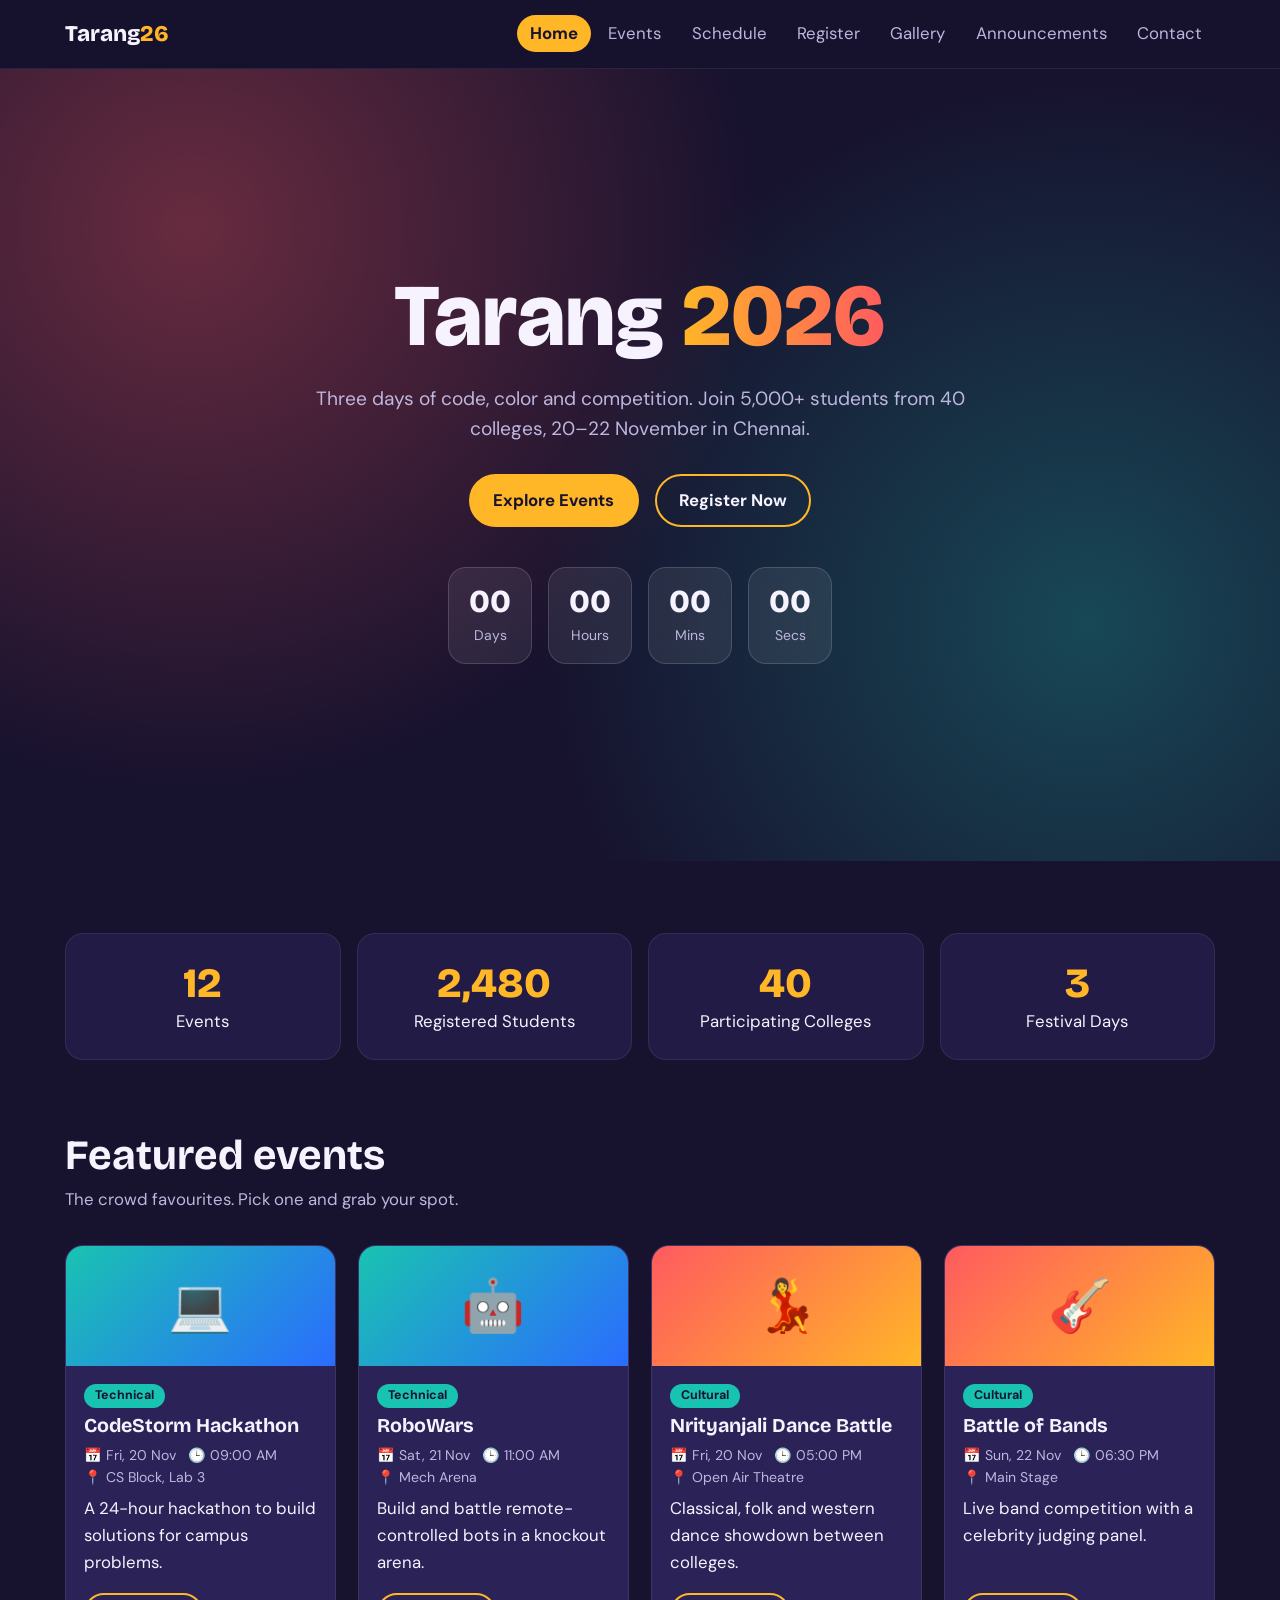
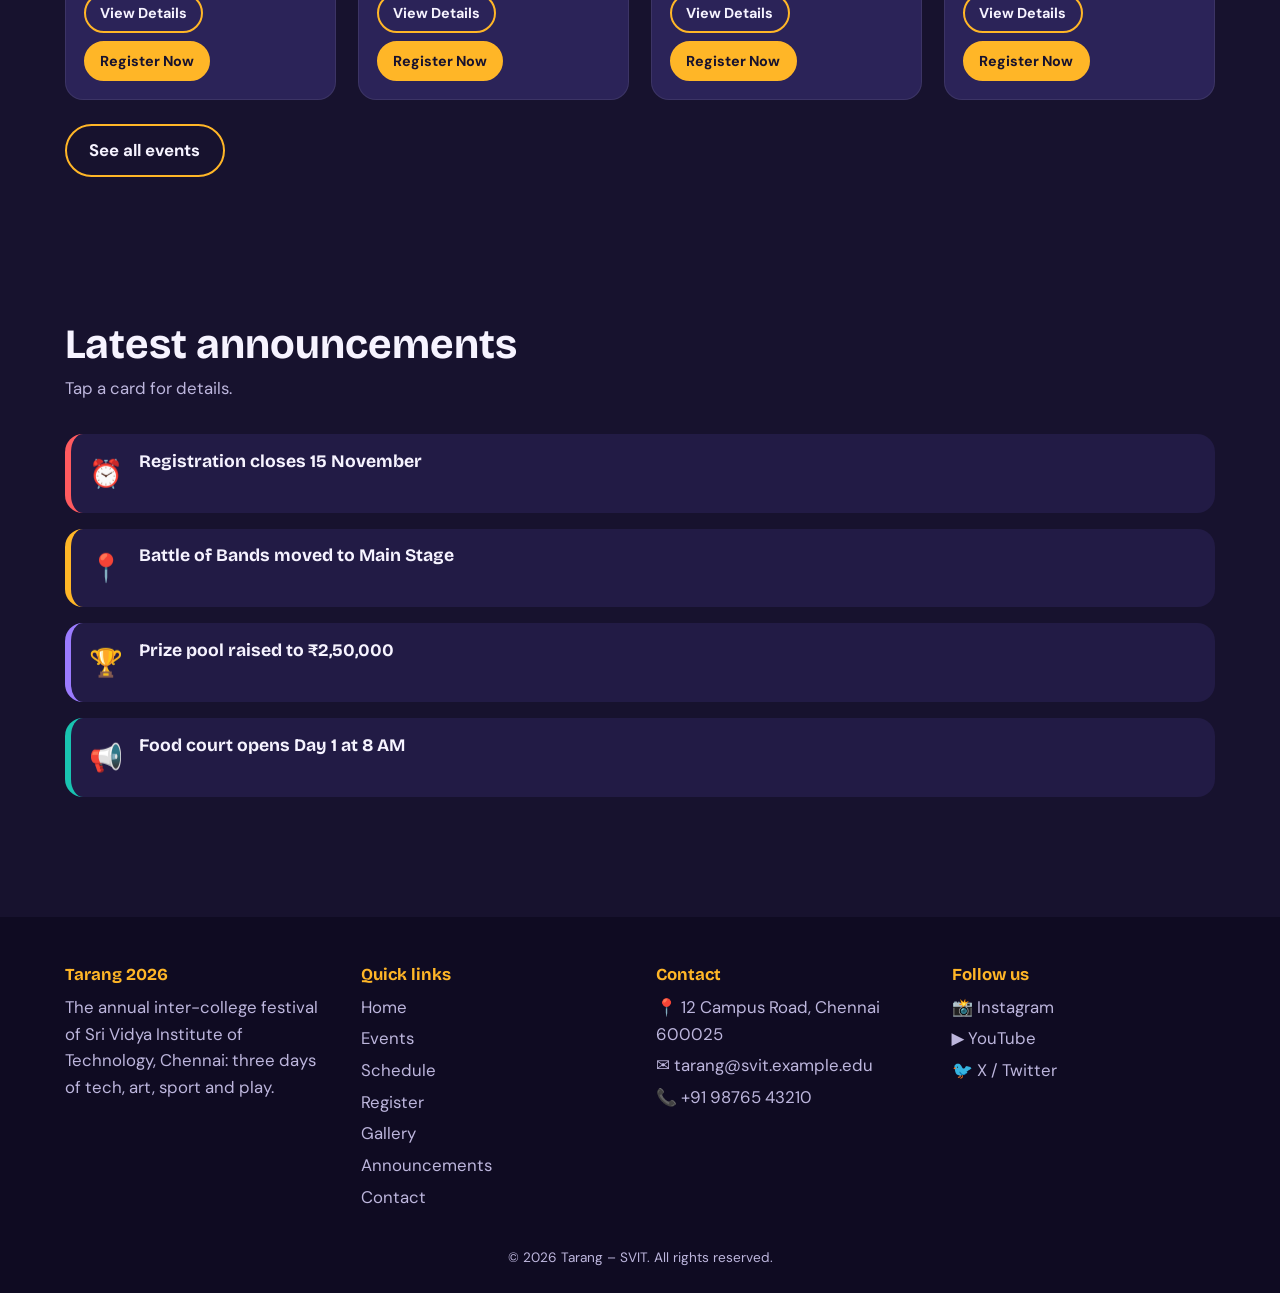
<file: college-event-portal/index.html>
<!DOCTYPE html>
<html lang="en"><head><meta charset="UTF-8"><meta name="viewport" content="width=device-width,initial-scale=1">
<title>Home | Tarang 2026</title><meta name="description" content="Tarang 2026 – inter-college festival event portal.">
<link rel="preconnect" href="https://fonts.googleapis.com"><link href="https://fonts.googleapis.com/css2?family=Bricolage+Grotesque:wght@600;800&family=DM+Sans:wght@400;600;700&display=swap" rel="stylesheet">
<link rel="stylesheet" href="css/style.css"></head><body>
<div id="siteHeader"></div>
<main>
<section class="hero"><div class="wrap">
 <h1>Tarang <em>2026</em></h1>
 <p>Three days of code, color and competition. Join 5,000+ students from 40 colleges, 20–22 November in Chennai.</p>
 <div class="btns"><a class="btn primary" href="events.html">Explore Events</a><a class="btn ghost" href="register.html">Register Now</a></div>
 <div class="count" id="countdown" aria-live="off"></div></div></section>
<section><div class="wrap"><div class="stats">
 <div><b>12</b>Events</div><div><b>2,480</b>Registered Students</div><div><b>40</b>Participating Colleges</div><div><b>3</b>Festival Days</div></div></div></section>
<section style="padding-top:0"><div class="wrap"><h2>Featured events</h2><p class="sub">The crowd favourites. Pick one and grab your spot.</p>
 <div class="grid" id="featuredGrid"></div><p style="margin-top:1.5rem"><a class="btn ghost" href="events.html">See all events</a></p></div></section>
<section id="announcements-section"><a id="ann-anchor"></a><div class="wrap"><h2>Latest announcements</h2><p class="sub">Tap a card for details.</p><div id="announcements"></div></div></section>
</main>
<div id="siteFooter"></div>
<button id="top" aria-label="Back to top">↑</button>
<script src="js/events.js"></script><script src="js/script.js"></script>
</body></html>
</file>
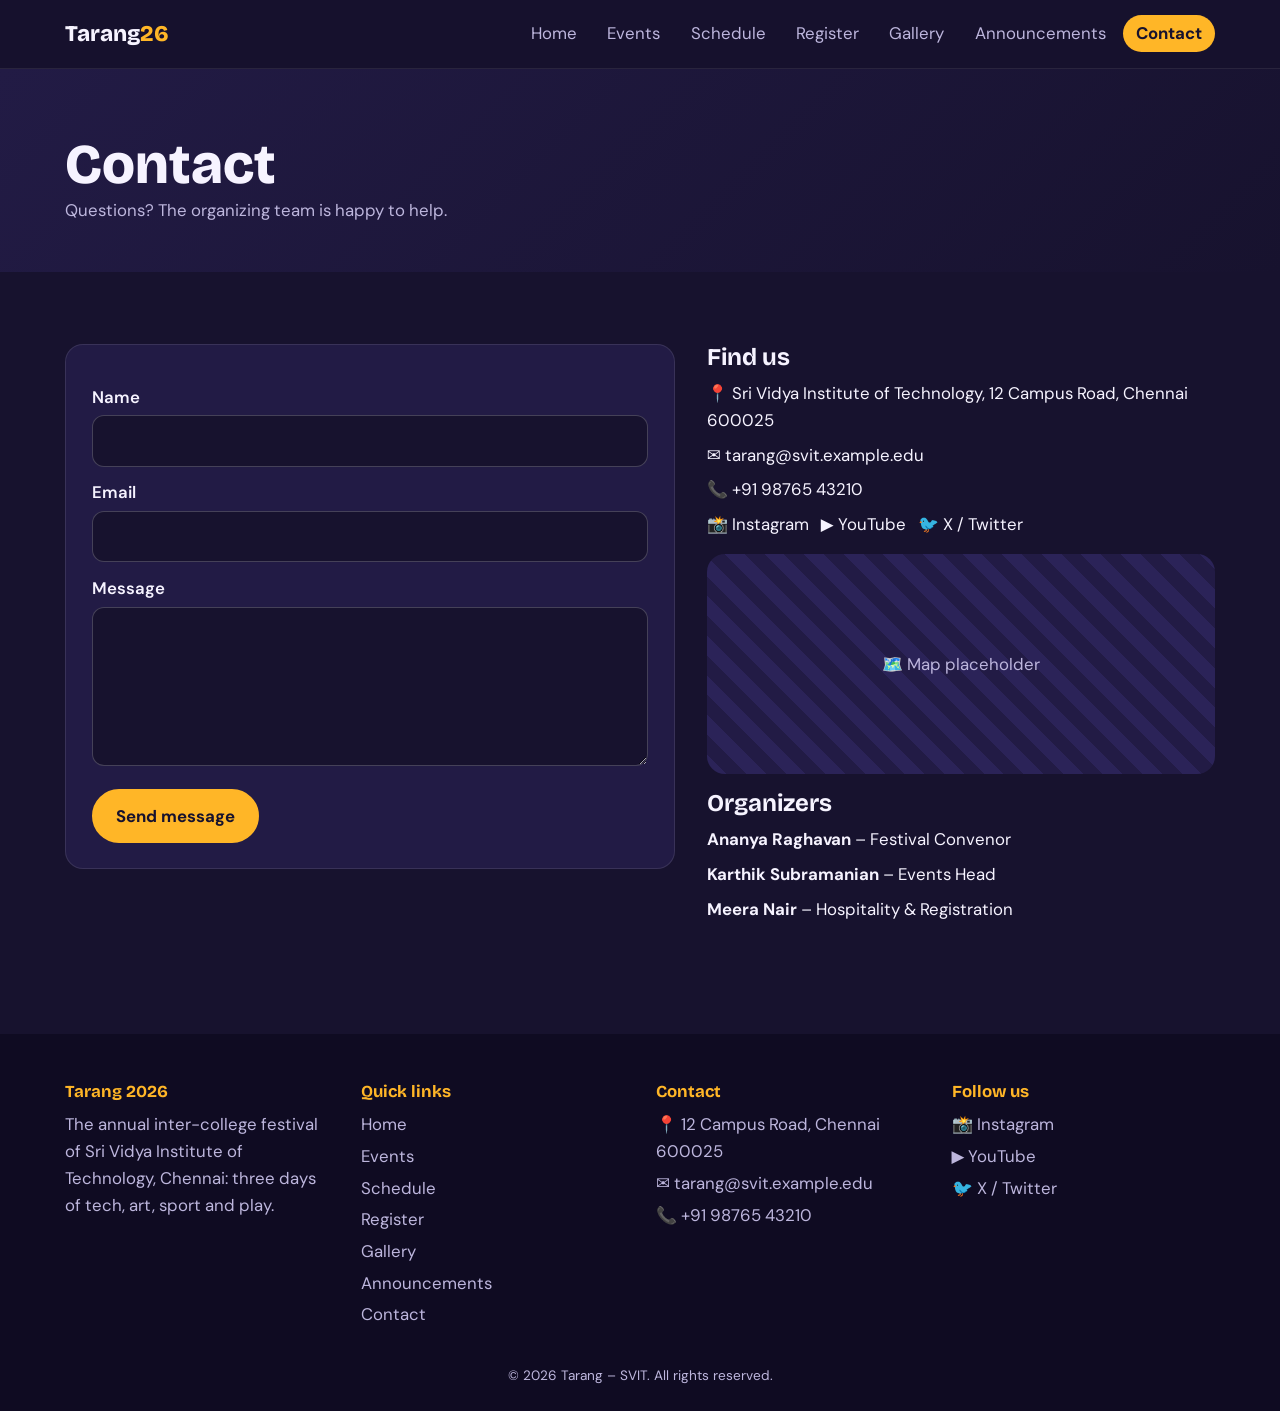
<file: college-event-portal/contact.html>
<!DOCTYPE html>
<html lang="en"><head><meta charset="UTF-8"><meta name="viewport" content="width=device-width,initial-scale=1">
<title>Contact | Tarang 2026</title><meta name="description" content="Tarang 2026 – inter-college festival event portal.">
<link rel="preconnect" href="https://fonts.googleapis.com"><link href="https://fonts.googleapis.com/css2?family=Bricolage+Grotesque:wght@600;800&family=DM+Sans:wght@400;600;700&display=swap" rel="stylesheet">
<link rel="stylesheet" href="css/style.css"></head><body>
<div id="siteHeader"></div>
<main>
<header class="page-head"><div class="wrap"><h1 style="font-size:clamp(2rem,6vw,3.5rem)">Contact</h1><p class="sub">Questions? The organizing team is happy to help.</p></div></header>
<section><div class="wrap two"><div>
 <form id="contactForm" novalidate><label for="cn">Name</label><input id="cn" required><label for="ce">Email</label><input id="ce" type="email" required><label for="cm">Message</label><textarea id="cm" rows="5" required></textarea><p style="margin-top:1rem"><button class="btn primary" type="submit">Send message</button></p></form>
 <div class="ok" id="contactMsg" role="status"></div></div>
<div><h2 style="font-size:1.5rem">Find us</h2>
 <ul class="plain"><li>📍 Sri Vidya Institute of Technology, 12 Campus Road, Chennai 600025</li><li>✉️ tarang@svit.example.edu</li><li>📞 +91 98765 43210</li><li>📸 Instagram &nbsp; ▶️ YouTube &nbsp; 🐦 X / Twitter</li></ul>
 <div class="mapbox">🗺️ Map placeholder</div>
 <h2 style="font-size:1.5rem">Organizers</h2>
 <ul class="plain"><li><b>Ananya Raghavan</b> – Festival Convenor</li><li><b>Karthik Subramanian</b> – Events Head</li><li><b>Meera Nair</b> – Hospitality &amp; Registration</li></ul></div></div></section>
</main>
<div id="siteFooter"></div>
<button id="top" aria-label="Back to top">↑</button>
<script src="js/events.js"></script><script src="js/script.js"></script>
</body></html>
</file>
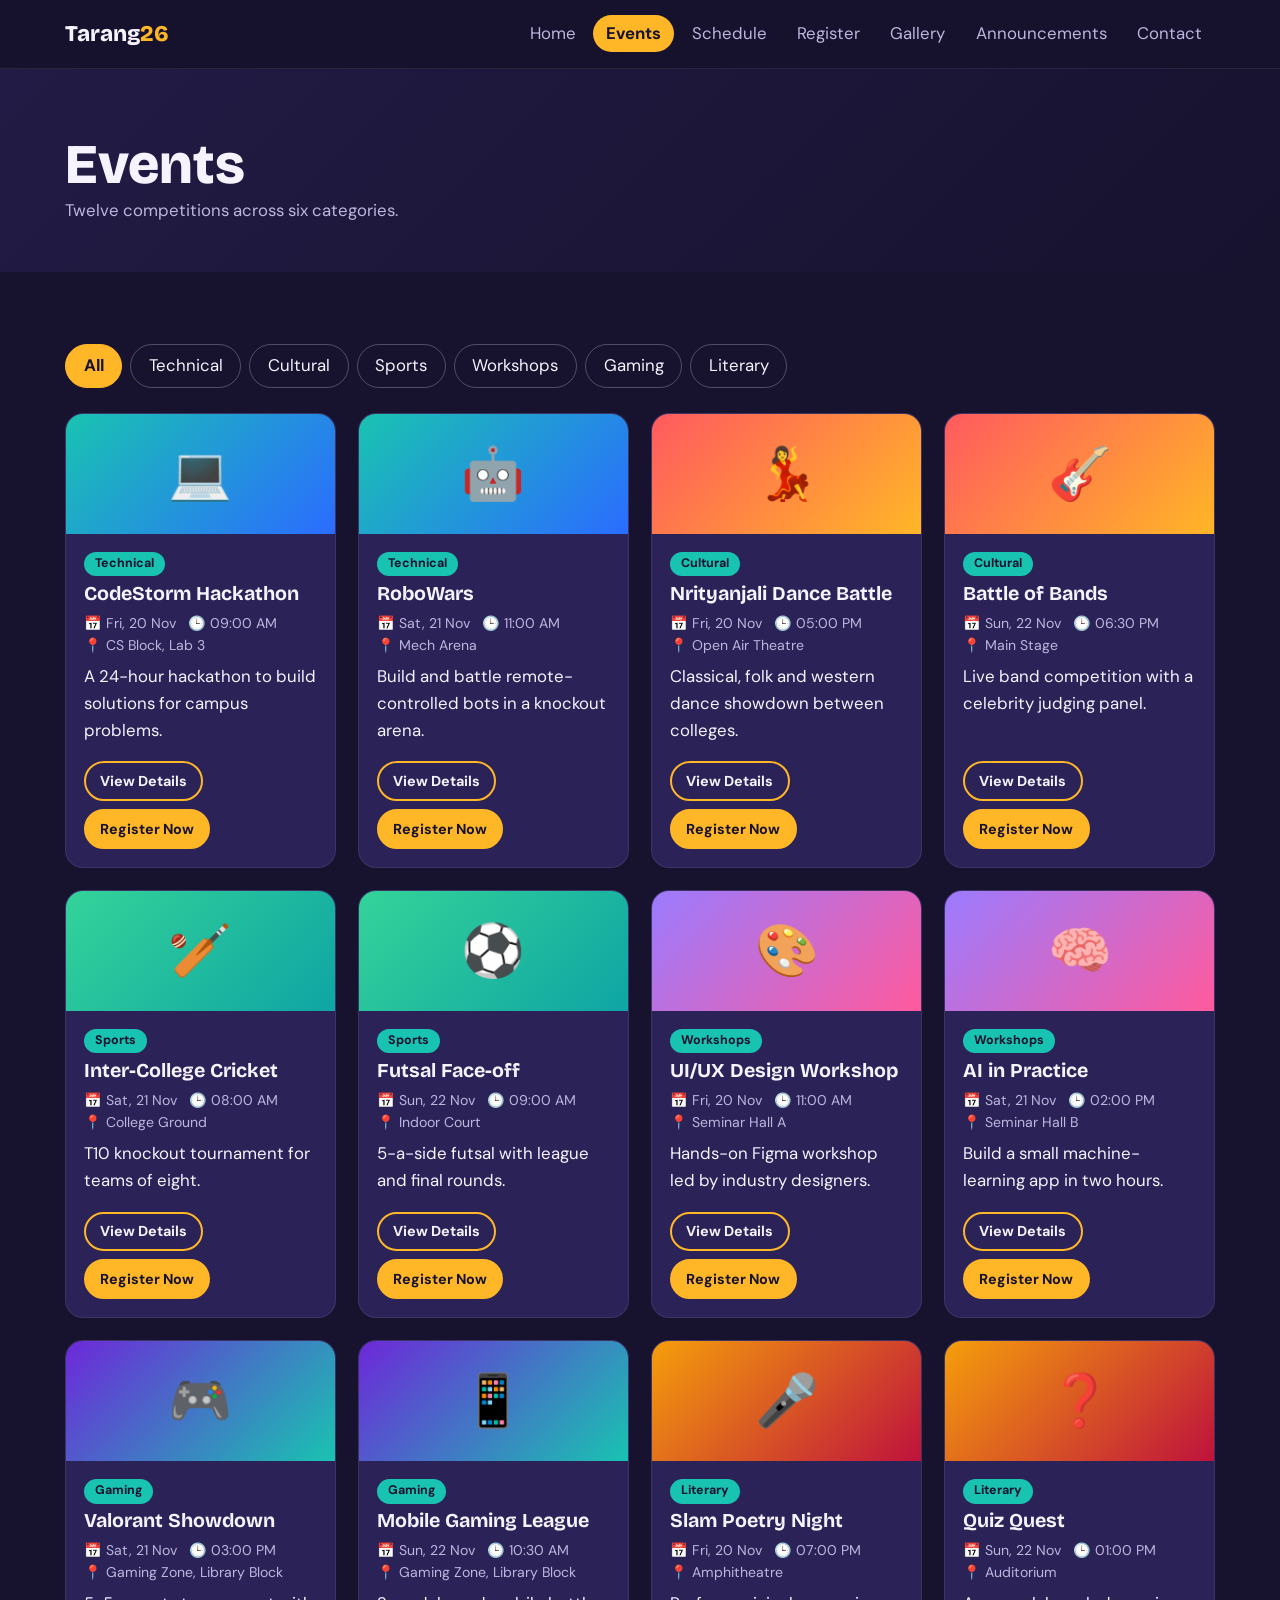
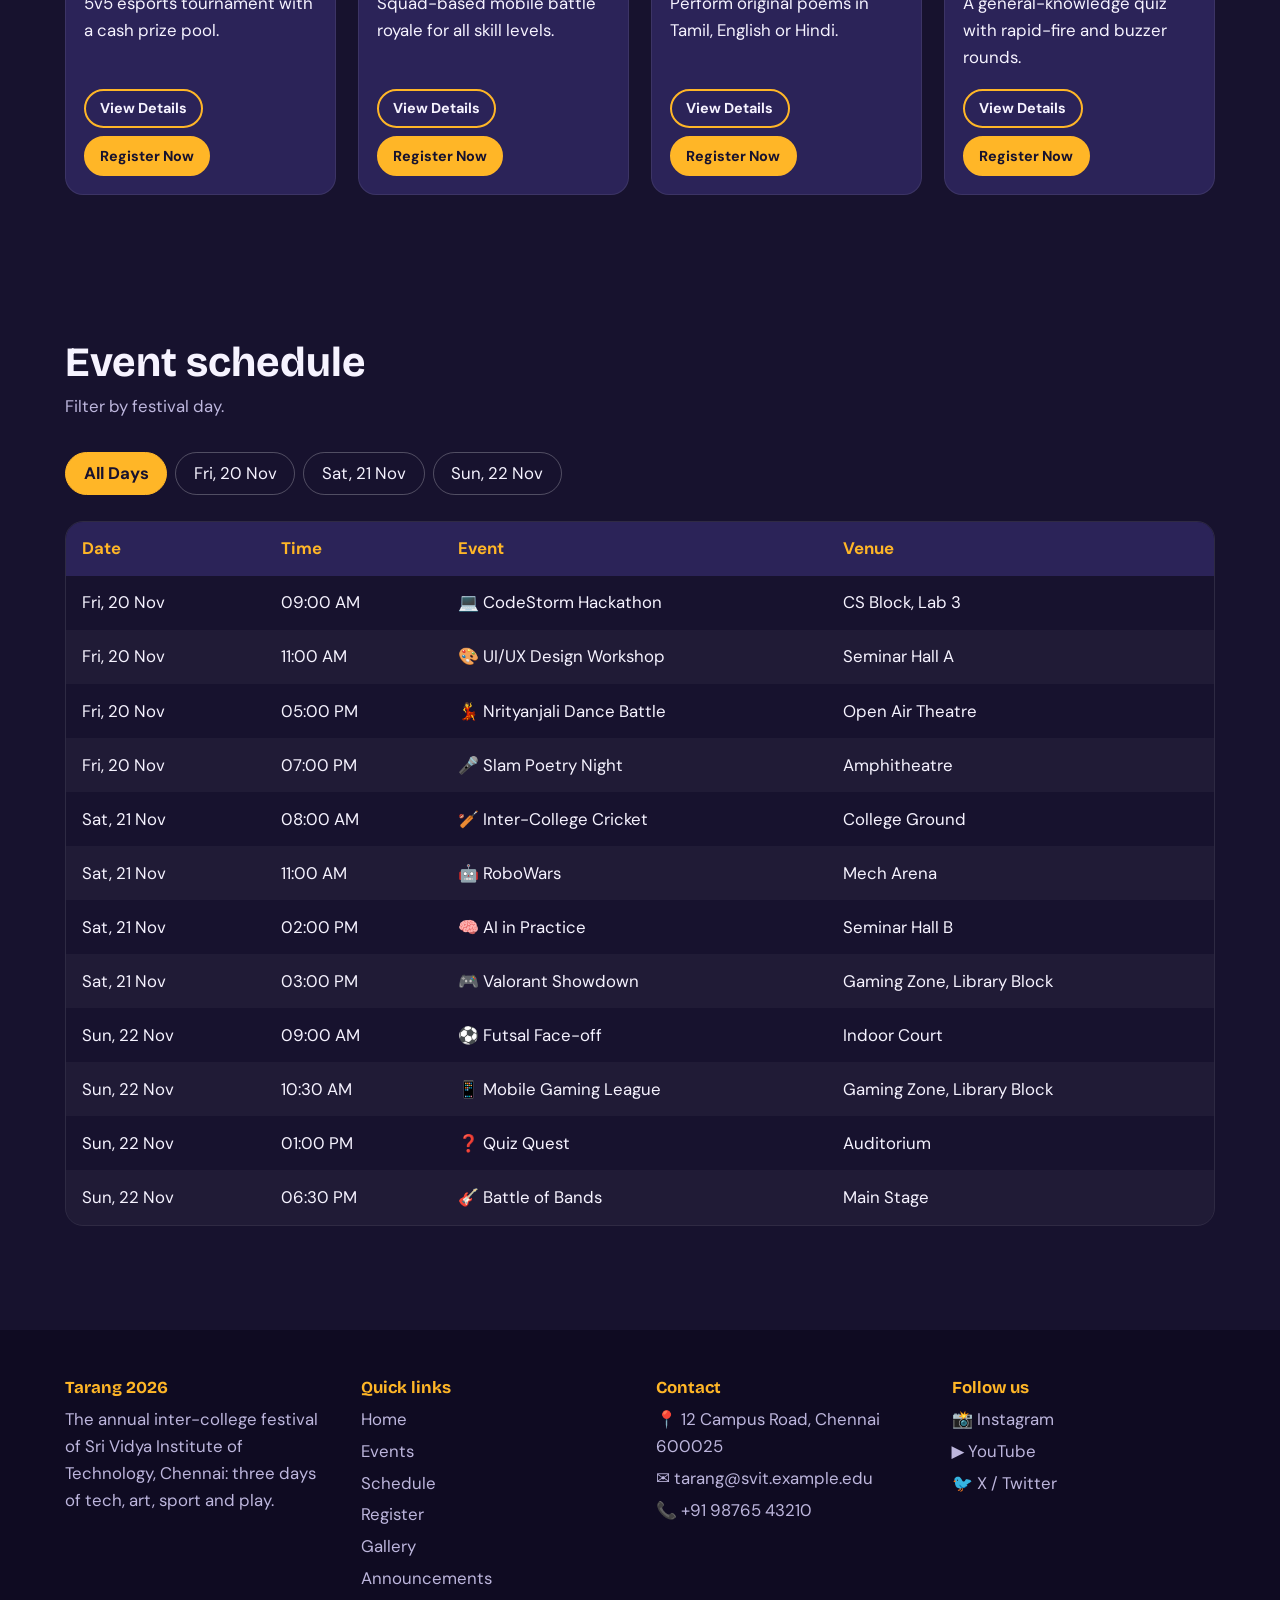
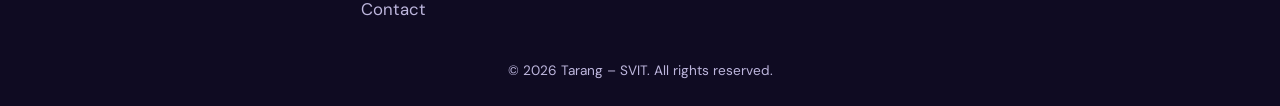
<file: college-event-portal/events.html>
<!DOCTYPE html>
<html lang="en"><head><meta charset="UTF-8"><meta name="viewport" content="width=device-width,initial-scale=1">
<title>Events | Tarang 2026</title><meta name="description" content="Tarang 2026 – inter-college festival event portal.">
<link rel="preconnect" href="https://fonts.googleapis.com"><link href="https://fonts.googleapis.com/css2?family=Bricolage+Grotesque:wght@600;800&family=DM+Sans:wght@400;600;700&display=swap" rel="stylesheet">
<link rel="stylesheet" href="css/style.css"></head><body>
<div id="siteHeader"></div>
<main>
<header class="page-head"><div class="wrap"><h1 style="font-size:clamp(2rem,6vw,3.5rem)">Events</h1><p class="sub">Twelve competitions across six categories.</p></div></header>
<section><div class="wrap"><div class="filters" id="eventFilters" role="group" aria-label="Filter by category"></div><div class="grid" id="eventGrid"></div></div></section>
<section id="schedule"><div class="wrap"><h2>Event schedule</h2><p class="sub">Filter by festival day.</p>
 <div class="filters" id="dayFilters" role="group" aria-label="Filter by day"></div>
 <div class="tablebox"><table><thead><tr><th>Date</th><th>Time</th><th>Event</th><th>Venue</th></tr></thead><tbody id="scheduleBody"></tbody></table></div></div></section>
</main>
<div id="siteFooter"></div>
<button id="top" aria-label="Back to top">↑</button>
<script src="js/events.js"></script><script src="js/script.js"></script>
</body></html>
</file>
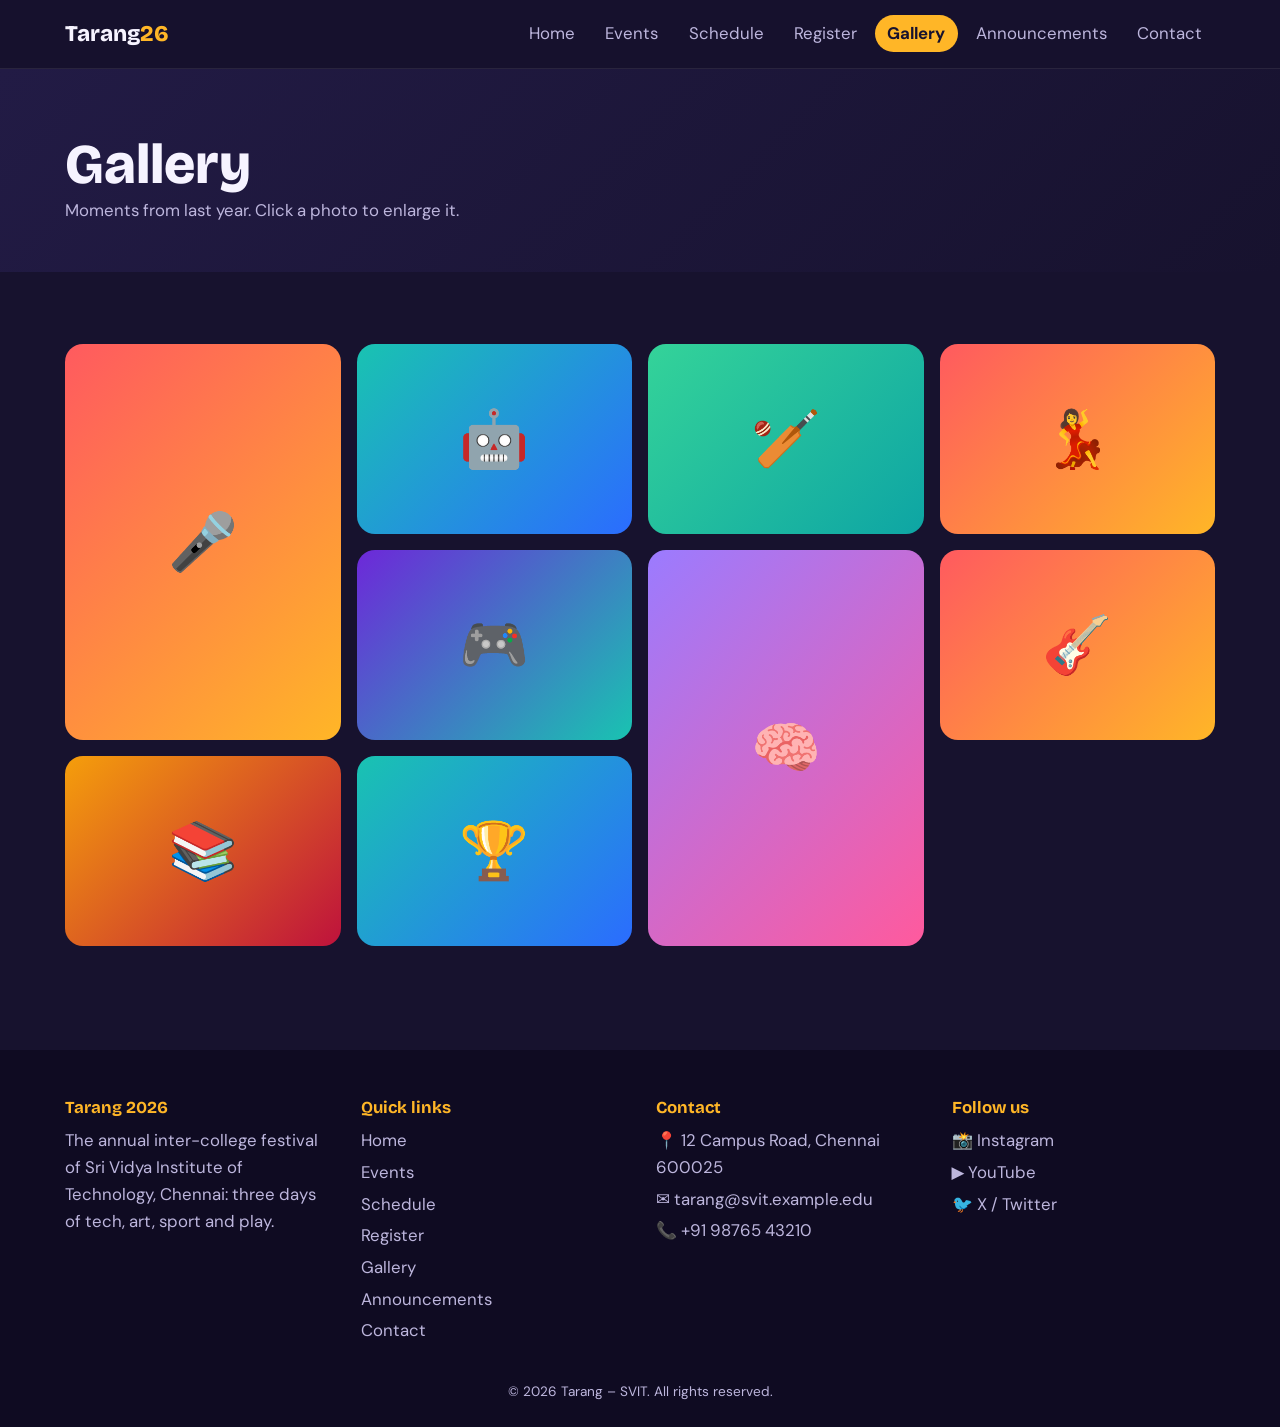
<file: college-event-portal/gallery.html>
<!DOCTYPE html>
<html lang="en"><head><meta charset="UTF-8"><meta name="viewport" content="width=device-width,initial-scale=1">
<title>Gallery | Tarang 2026</title><meta name="description" content="Tarang 2026 – inter-college festival event portal.">
<link rel="preconnect" href="https://fonts.googleapis.com"><link href="https://fonts.googleapis.com/css2?family=Bricolage+Grotesque:wght@600;800&family=DM+Sans:wght@400;600;700&display=swap" rel="stylesheet">
<link rel="stylesheet" href="css/style.css"></head><body>
<div id="siteHeader"></div>
<main>
<header class="page-head"><div class="wrap"><h1 style="font-size:clamp(2rem,6vw,3.5rem)">Gallery</h1><p class="sub">Moments from last year. Click a photo to enlarge it.</p></div></header>
<section><div class="wrap"><div class="gallery" id="gallery"></div></div></section>
<div id="lightbox" role="dialog" aria-modal="true" aria-label="Image viewer"><button aria-label="Close">×</button><div><div class="big"></div><p></p></div></div>
</main>
<div id="siteFooter"></div>
<button id="top" aria-label="Back to top">↑</button>
<script src="js/events.js"></script><script src="js/script.js"></script>
</body></html>
</file>
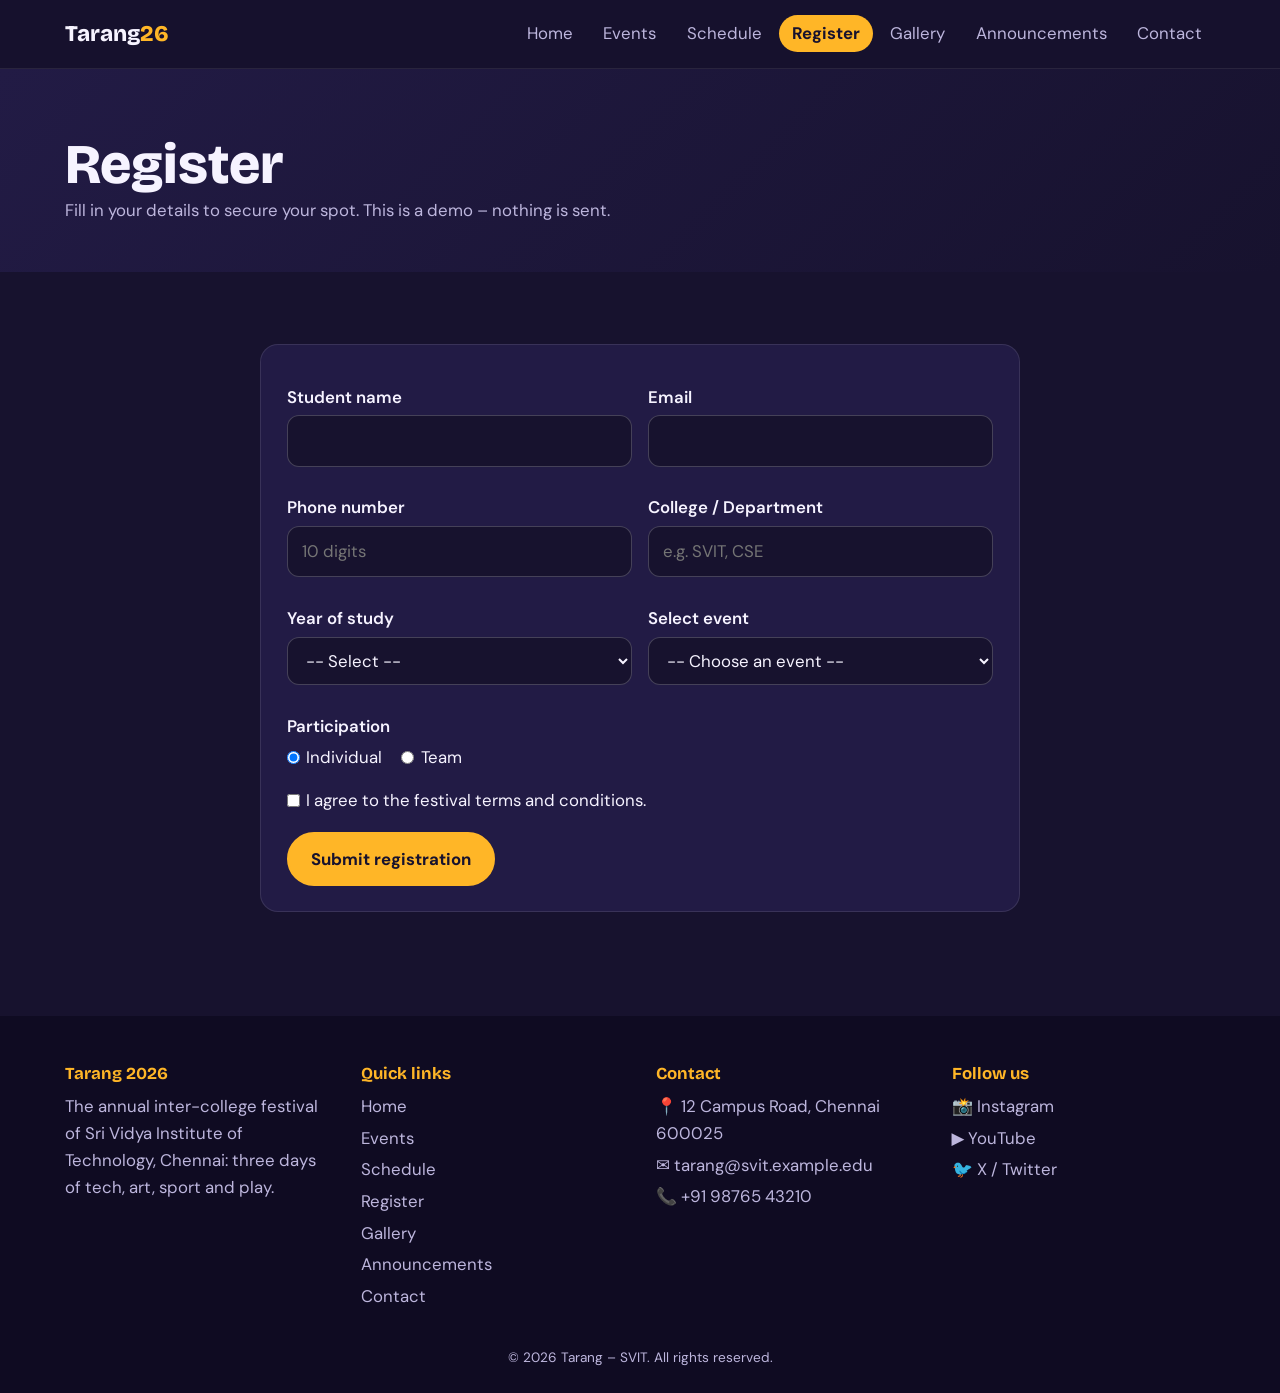
<file: college-event-portal/register.html>
<!DOCTYPE html>
<html lang="en"><head><meta charset="UTF-8"><meta name="viewport" content="width=device-width,initial-scale=1">
<title>Register | Tarang 2026</title><meta name="description" content="Tarang 2026 – inter-college festival event portal.">
<link rel="preconnect" href="https://fonts.googleapis.com"><link href="https://fonts.googleapis.com/css2?family=Bricolage+Grotesque:wght@600;800&family=DM+Sans:wght@400;600;700&display=swap" rel="stylesheet">
<link rel="stylesheet" href="css/style.css"></head><body>
<div id="siteHeader"></div>
<main>
<header class="page-head"><div class="wrap"><h1 style="font-size:clamp(2rem,6vw,3.5rem)">Register</h1><p class="sub">Fill in your details to secure your spot. This is a demo – nothing is sent.</p></div></header>
<section><div class="wrap" style="max-width:760px">
<form id="regForm" novalidate>
 <div class="row"><div><label for="name">Student name</label><input id="name" autocomplete="name"><div class="err" id="nameErr"></div></div>
 <div><label for="email">Email</label><input id="email" type="email" autocomplete="email"><div class="err" id="emailErr"></div></div></div>
 <div class="row"><div><label for="phone">Phone number</label><input id="phone" inputmode="numeric" maxlength="10" placeholder="10 digits"><div class="err" id="phoneErr"></div></div>
 <div><label for="college">College / Department</label><input id="college" placeholder="e.g. SVIT, CSE"><div class="err" id="collegeErr"></div></div></div>
 <div class="row"><div><label for="year">Year of study</label><select id="year"><option value="">-- Select --</option><option>1st year</option><option>2nd year</option><option>3rd year</option><option>4th year</option><option>Postgraduate</option></select><div class="err" id="yearErr"></div></div>
 <div><label for="event">Select event</label><select id="event"></select><div class="err" id="eventErr"></div></div></div>
 <label>Participation</label><div class="inline"><label><input type="radio" name="mode" value="Individual" checked> Individual</label><label><input type="radio" name="mode" value="Team"> Team</label></div>
 <div id="teamBox" hidden><label for="team">Team name</label><input id="team"><div class="err" id="teamErr"></div></div>
 <div class="inline" style="margin:1rem 0 .2rem"><label><input type="checkbox" id="terms"> I agree to the festival terms and conditions.</label></div><div class="err" id="termsErr"></div>
 <button class="btn primary" type="submit">Submit registration</button>
</form>
<div class="ok" id="success" role="status"></div></div></section>
</main>
<div id="siteFooter"></div>
<button id="top" aria-label="Back to top">↑</button>
<script src="js/events.js"></script><script src="js/script.js"></script><script src="js/registration.js"></script>
</body></html>
</file>
<file: college-event-portal/css/style.css>
/* ===== Tarang 2026 – main stylesheet ===== */
:root{--ink:#17122e;--ink2:#221b45;--card:#2b2358;--gold:#ffb627;--coral:#ff5a5f;--teal:#19c3b1;--text:#f6f3ff;--muted:#bdb6dd;--r:18px}
*{box-sizing:border-box;margin:0;padding:0}
html{scroll-behavior:smooth;scroll-padding-top:76px}
body{font-family:'DM Sans',system-ui,sans-serif;background:var(--ink);color:var(--text);line-height:1.6;font-size:clamp(.95rem,.9rem + .25vw,1.05rem)}
h1,h2,h3{font-family:'Bricolage Grotesque','DM Sans',sans-serif;line-height:1.15}
h1{font-size:clamp(2.6rem,8vw,5.5rem);font-weight:800}
h2{font-size:clamp(1.8rem,4vw,2.6rem);margin-bottom:.4rem}
a{color:inherit;text-decoration:none}
:focus-visible{outline:3px solid var(--gold);outline-offset:3px}
.wrap{width:min(1150px,92%);margin:auto}
section{padding:4.5rem 0}
.sub{color:var(--muted);margin-bottom:2rem;max-width:60ch}
header.site{position:sticky;top:0;z-index:50;background:rgba(23,18,46,.8);backdrop-filter:blur(14px);border-bottom:1px solid rgba(255,255,255,.08)}
.nav{display:flex;align-items:center;justify-content:space-between;height:68px}
.logo{font-family:'Bricolage Grotesque';font-weight:800;font-size:1.4rem}.logo span{color:var(--gold)}
.nav ul{display:flex;gap:.3rem;list-style:none}
.nav ul a{padding:.45rem .8rem;border-radius:99px;color:var(--muted);transition:.2s}
.nav ul a:hover{color:var(--text);background:rgba(255,255,255,.08)}
.nav ul a.active{background:var(--gold);color:var(--ink);font-weight:700}
.burger{display:none;background:none;border:0;color:var(--text);font-size:1.7rem;cursor:pointer}
.btn{display:inline-block;padding:.7rem 1.4rem;border-radius:99px;border:2px solid var(--gold);font:inherit;font-weight:700;cursor:pointer;transition:.2s}
.btn.primary{background:var(--gold);color:var(--ink)}.btn.primary:hover{background:#ffc94d;transform:translateY(-2px)}
.btn.ghost{background:none;color:var(--text)}.btn.ghost:hover{background:rgba(255,182,39,.15)}
.btn.sm{padding:.4rem .9rem;font-size:.9rem}
.hero{min-height:88vh;display:grid;align-items:center;text-align:center;padding:5rem 0;background:radial-gradient(circle at 15% 20%,rgba(255,90,95,.35),transparent 45%),radial-gradient(circle at 85% 70%,rgba(25,195,177,.3),transparent 45%),var(--ink)}
.hero h1 em{font-style:normal;background:linear-gradient(90deg,var(--gold),var(--coral));-webkit-background-clip:text;background-clip:text;color:transparent}
.hero p{font-size:1.2rem;color:var(--muted);margin:1rem auto 1.8rem;max-width:50ch}
.hero .btns{display:flex;gap:1rem;justify-content:center;flex-wrap:wrap}
.count{display:flex;gap:1rem;justify-content:center;margin-top:2.5rem;flex-wrap:wrap}
.count div{min-width:84px;padding:.9rem;border-radius:var(--r);background:rgba(255,255,255,.08);border:1px solid rgba(255,255,255,.15);backdrop-filter:blur(10px)}
.count b{display:block;font:800 2rem 'Bricolage Grotesque'}.count small{color:var(--muted)}
.page-head{padding:4rem 0 1rem;background:linear-gradient(135deg,var(--ink2),var(--ink))}
.grid{display:grid;grid-template-columns:repeat(auto-fill,minmax(270px,1fr));gap:1.4rem}
.card{background:var(--card);border-radius:var(--r);overflow:hidden;border:1px solid rgba(255,255,255,.08);display:flex;flex-direction:column;transition:.25s}
.card:hover{transform:translateY(-5px);box-shadow:0 14px 30px rgba(0,0,0,.35)}
.thumb{height:120px;display:grid;place-items:center;font-size:3.2rem}
.card .body{padding:1.1rem;display:flex;flex-direction:column;gap:.4rem;flex:1}
.card .meta{font-size:.88rem;color:var(--muted)}
.card .actions{display:flex;gap:.5rem;margin-top:auto;padding-top:.7rem;flex-wrap:wrap}
.tag{align-self:flex-start;font-size:.78rem;font-weight:700;padding:.15rem .7rem;border-radius:99px;background:var(--teal);color:var(--ink)}
.stats{display:grid;grid-template-columns:repeat(auto-fit,minmax(170px,1fr));gap:1rem;text-align:center}
.stats div{padding:1.5rem;border-radius:var(--r);background:var(--ink2);border:1px solid rgba(255,255,255,.08)}
.stats b{font:800 2.6rem 'Bricolage Grotesque';color:var(--gold);display:block}
.filters{display:flex;gap:.5rem;flex-wrap:wrap;margin-bottom:1.6rem}
.filters button{padding:.45rem 1.1rem;border-radius:99px;border:1px solid rgba(255,255,255,.25);background:none;color:var(--text);cursor:pointer;font:inherit;transition:.2s}
.filters button:hover{border-color:var(--gold)}.filters button.on{background:var(--gold);color:var(--ink);border-color:var(--gold);font-weight:700}
.note{display:flex;gap:1rem;padding:1.1rem;border-radius:var(--r);background:var(--ink2);border-left:6px solid var(--teal);cursor:pointer;margin-bottom:1rem;transition:.2s}
.note:hover{background:var(--card)}.note .ic{font-size:1.7rem}.note h3{font-size:1.1rem}
.note .more{display:none;margin-top:.4rem;color:var(--muted)}.note.open .more{display:block}
.note.deadline{border-color:var(--coral)}.note.venue{border-color:var(--gold)}.note.competition{border-color:#9b7bff}
.tablebox{overflow-x:auto;border-radius:var(--r);border:1px solid rgba(255,255,255,.1)}
table{width:100%;border-collapse:collapse;min-width:560px}
th,td{padding:.85rem 1rem;text-align:left}th{background:var(--card);color:var(--gold)}
tr:nth-child(even) td{background:rgba(255,255,255,.04)}
.gallery{display:grid;grid-template-columns:repeat(auto-fill,minmax(220px,1fr));grid-auto-rows:190px;gap:1rem}
.gallery figure{border-radius:var(--r);overflow:hidden;cursor:pointer;position:relative}
.gallery .tile{width:100%;height:100%;display:grid;place-items:center;font-size:3.5rem;transition:transform .4s}
.gallery figure:hover .tile{transform:scale(1.15)}
.gallery figure:nth-child(5n+1){grid-row:span 2}
.gallery figcaption{position:absolute;inset:auto 0 0;padding:.6rem .9rem;background:linear-gradient(transparent,rgba(0,0,0,.75));opacity:0;transition:.3s;font-size:.9rem}
.gallery figure:hover figcaption,.gallery figure:focus figcaption{opacity:1}
#lightbox{position:fixed;inset:0;z-index:100;background:rgba(10,7,25,.92);display:none;place-items:center;padding:1rem}
#lightbox.show{display:grid}
#lightbox .big{width:min(640px,92vw);height:min(440px,60vh);border-radius:var(--r);display:grid;place-items:center;font-size:8rem}
#lightbox p{text-align:center;margin-top:1rem}
#lightbox button{position:absolute;top:1rem;right:1.2rem;font-size:2.2rem;background:none;border:0;color:#fff;cursor:pointer}
form{background:var(--ink2);padding:1.6rem;border-radius:var(--r);border:1px solid rgba(255,255,255,.1)}
.row{display:grid;grid-template-columns:repeat(auto-fit,minmax(240px,1fr));gap:1rem}
label{display:block;font-weight:600;margin:.8rem 0 .3rem}
input,select,textarea{width:100%;padding:.7rem .9rem;border-radius:12px;border:1.5px solid rgba(255,255,255,.2);background:var(--ink);color:var(--text);font:inherit}
input[type=checkbox],input[type=radio]{width:auto}
.inline{display:flex;gap:1.2rem;align-items:center;flex-wrap:wrap}.inline label{display:flex;gap:.4rem;margin:0;font-weight:400}
.err{color:#ff8f93;font-size:.85rem;min-height:1.1em}
input.bad,select.bad,textarea.bad{border-color:var(--coral)}
.ok{display:none;margin-top:1.2rem;padding:1.2rem;border-radius:var(--r);background:rgba(25,195,177,.15);border:1px solid var(--teal)}
.ok.show{display:block}
.two{display:grid;grid-template-columns:1.2fr 1fr;gap:2rem}
.mapbox{height:220px;border-radius:var(--r);display:grid;place-items:center;background:repeating-linear-gradient(45deg,var(--card),var(--card) 14px,var(--ink2) 14px,var(--ink2) 28px);color:var(--muted);margin:1rem 0}
ul.plain{list-style:none}ul.plain li{margin:.5rem 0}
dialog{margin:auto;max-width:480px;width:92%;border-radius:var(--r);border:1px solid var(--gold);background:var(--ink2);color:var(--text);padding:1.6rem}
dialog::backdrop{background:rgba(0,0,0,.7)}
footer.site{background:#0f0b22;padding:3rem 0 1.5rem;margin-top:2rem}
.fgrid{display:grid;grid-template-columns:repeat(auto-fit,minmax(200px,1fr));gap:2rem}
footer h3{font-size:1.05rem;margin-bottom:.6rem;color:var(--gold)}footer li{list-style:none;margin:.3rem 0;color:var(--muted)}footer a:hover{color:var(--gold)}
.copy{text-align:center;color:var(--muted);margin-top:2rem;font-size:.85rem}
#top{position:fixed;right:1.2rem;bottom:1.2rem;width:46px;height:46px;border-radius:50%;border:0;background:var(--gold);color:var(--ink);font-size:1.3rem;cursor:pointer;display:none;z-index:60}
#top.show{display:block}
@media(max-width:860px){
 .burger{display:block}
 .nav ul{position:absolute;top:68px;left:0;right:0;flex-direction:column;background:var(--ink);padding:1rem 4%;display:none;border-bottom:1px solid rgba(255,255,255,.1)}
 .nav ul.open{display:flex}.two{grid-template-columns:1fr}
}
@media(prefers-reduced-motion:reduce){*{transition:none!important;scroll-behavior:auto!important}}
</file>
